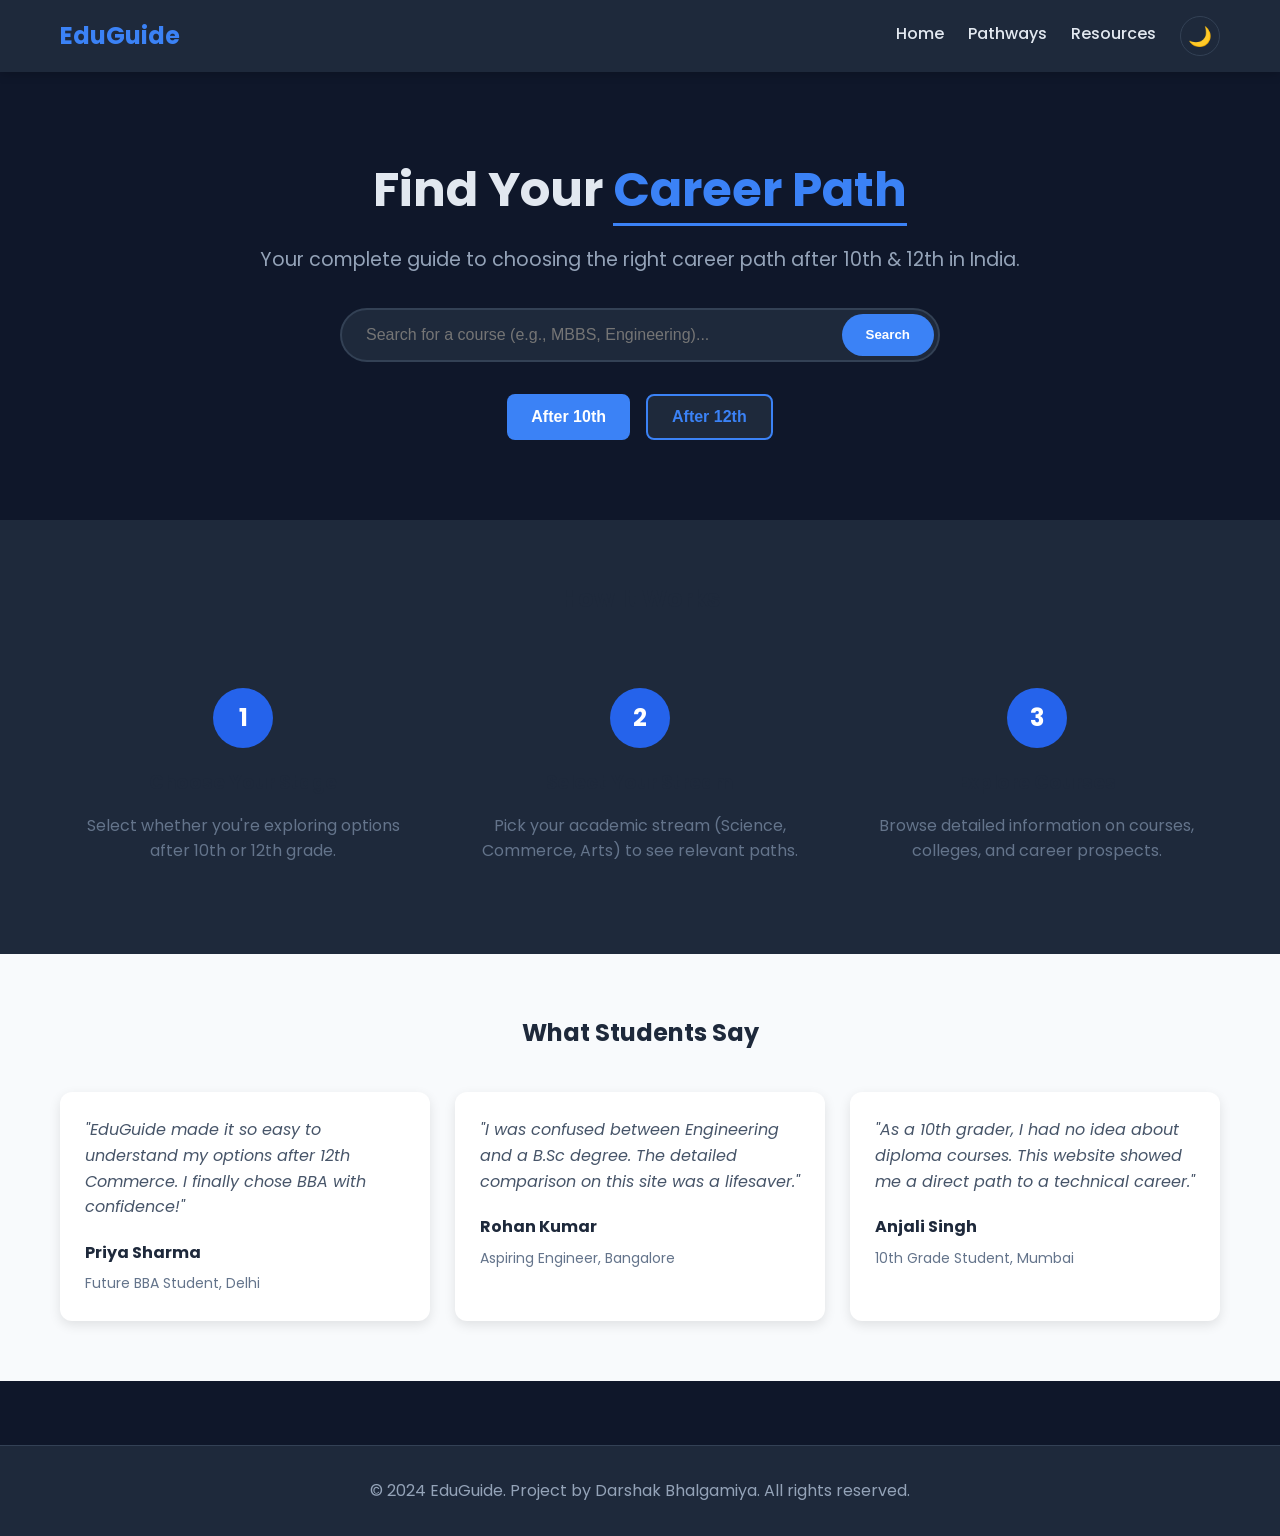
<file: index.html>
<!DOCTYPE html>
<html lang="en">
<head>
    <meta charset="UTF-8">
    <meta name="viewport" content="width=device-width, initial-scale=1.0">
    <title>EduGuide - Your Path to Success</title>
    <link rel="stylesheet" href="styles.css">
    <link rel="stylesheet" href="additional-styles.css">
</head>
<body>

    <header class="main-header">
        <div class="container">
            <a href="index.html" class="logo">EduGuide</a>
            <nav class="nav-menu">
                <a href="index.html">Home</a>
                <a href="pathways.html">Pathways</a>
                <a href="resources.html">Resources</a>
                <button class="theme-toggle" onclick="toggleTheme()" title="Toggle Theme">🌙</button>
            </nav>
        </div>
    </header>

    <main>
        <section class="hero">
            <div class="container">
                <h1>Find Your <span id="typingText"></span></h1>
                <p>Your complete guide to choosing the right career path after 10th & 12th in India.</p>
                
                <div class="search-wrapper">
                    <input type="text" id="searchInput" placeholder="Search for a course (e.g., MBBS, Engineering)...">
                    <button id="searchBtn">Search</button>
                    <!-- Search suggestions will appear here -->
                </div>

                <div class="pathway-buttons">
                    <button class="btn btn-primary" onclick="navigateToPathways('10th')">After 10th</button>
                    <button class="btn btn-secondary" onclick="navigateToPathways('12th')">After 12th</button>
                </div>
            </div>
        </section>

        <section class="how-it-works">
            <div class="container">
                <h2>How It Works</h2>
                <div class="steps-grid">
                    <div class="step-card">
                        <div class="step-number">1</div>
                        <h3>Choose Your Stage</h3>
                        <p>Select whether you're exploring options after 10th or 12th grade.</p>
                    </div>
                    <div class="step-card">
                        <div class="step-number">2</div>
                        <h3>Select Your Stream</h3>
                        <p>Pick your academic stream (Science, Commerce, Arts) to see relevant paths.</p>
                    </div>
                    <div class="step-card">
                        <div class="step-number">3</div>
                        <h3>Explore Courses</h3>
                        <p>Browse detailed information on courses, colleges, and career prospects.</p>
                    </div>
                </div>
            </div>
        </section>

        <section class="testimonials">
            <div class="container">
                <h2>What Students Say</h2>
                <div class="testimonials-grid">
                    <div class="testimonial-card">
                        <p>"EduGuide made it so easy to understand my options after 12th Commerce. I finally chose BBA with confidence!"</p>
                        <div class="student-info">
                            <strong>Priya Sharma</strong>
                            <span>Future BBA Student, Delhi</span>
                        </div>
                    </div>
                    <div class="testimonial-card">
                        <p>"I was confused between Engineering and a B.Sc degree. The detailed comparison on this site was a lifesaver."</p>
                        <div class="student-info">
                            <strong>Rohan Kumar</strong>
                            <span>Aspiring Engineer, Bangalore</span>
                        </div>
                    </div>
                    <div class="testimonial-card">
                        <p>"As a 10th grader, I had no idea about diploma courses. This website showed me a direct path to a technical career."</p>
                        <div class="student-info">
                            <strong>Anjali Singh</strong>
                            <span>10th Grade Student, Mumbai</span>
                        </div>
                    </div>
                </div>
            </div>
        </section>
    </main>

    <footer class="main-footer">
        <div class="container">
            <p>&copy; 2024 EduGuide. Project by Darshak Bhalgamiya. All rights reserved.</p>
        </div>
    </footer>

    <script src="main.js"></script>
</body>
</html>
</file>
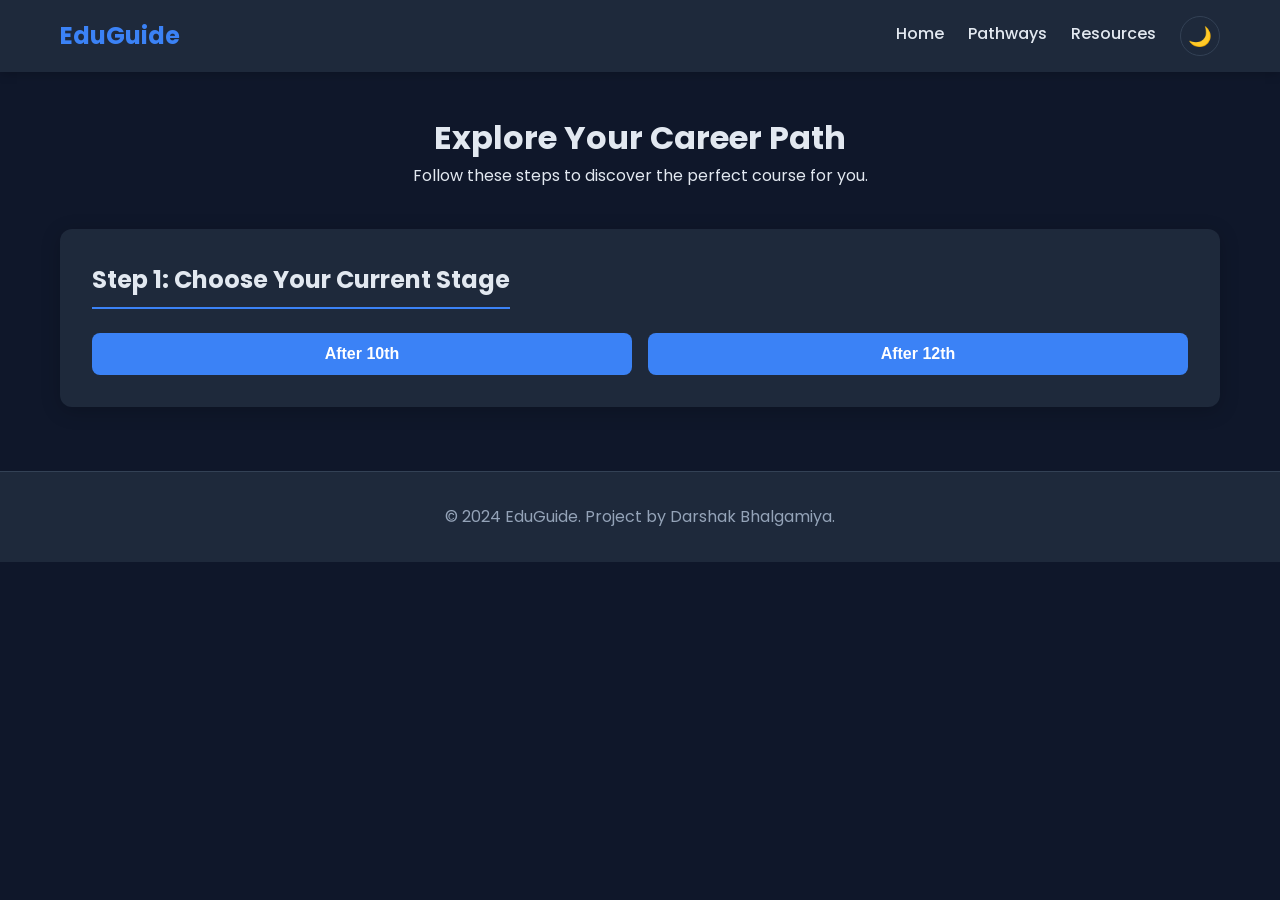
<file: pathways.html>
<!DOCTYPE html>
<html lang="en">
<head>
    <meta charset="UTF-8">
    <meta name="viewport" content="width=device-width, initial-scale=1.0">
    <title>Career Pathways - EduGuide</title>
    <link rel="stylesheet" href="styles.css">
    <link rel="stylesheet" href="additional-styles.css">
</head>
<body>

    <header class="main-header">
        <div class="container">
            <a href="index.html" class="logo">EduGuide</a>
            <nav class="nav-menu">
                <a href="index.html">Home</a>
                <a href="pathways.html">Pathways</a>
                <a href="resources.html">Resources</a>
                <button class="theme-toggle" onclick="toggleTheme()" title="Toggle Theme">🌙</button>
            </nav>
        </div>
    </header>

    <main class="container">
        <div class="pathway-header">
            <h1>Explore Your Career Path</h1>
            <p>Follow these steps to discover the perfect course for you.</p>
        </div>

        <div class="pathway-steps">
            <!-- Step 1: Stage Selection -->
            <section id="stageSelection" class="step-section">
                <h2>Step 1: Choose Your Current Stage</h2>
                <div class="btn-group">
                    <button class="btn btn-primary btn-stage" data-stage="10th">After 10th</button>
                    <button class="btn btn-primary btn-stage" data-stage="12th">After 12th</button>
                </div>
            </section>

            <!-- Step 2: Stream Selection -->
            <section id="streamSelection" class="step-section hidden">
                <h2>Step 2: Select Your Stream</h2>
                <div id="streamCards" class="stream-cards"></div>
            </section>

            <!-- Step 3: Sub-branch Selection -->
            <section id="subBranchSelection" class="step-section hidden">
                <h2>Step 3: Choose Your Specialization</h2>
                <div id="subBranchCards" class="stream-cards">
                    <!-- Sub-branch cards will be dynamically inserted here -->
                </div>
            </section>

            <!-- Step 4: Course Grid -->
            <section id="courseGrid" class="step-section hidden">
                <h2>Available Courses</h2>
                <div class="filters-container">
                    <input type="text" id="courseSearch" class="filter-input" placeholder="Filter courses by name...">
                    <select id="durationFilter" class="filter-select">
                        <option value="">All Durations</option>
                        <option value="1-2">1-2 years</option>
                        <option value="3">3 years</option>
                        <option value="4">4 years</option>
                        <option value="5">5+ years</option>
                    </select>
                    <button class="btn btn-secondary" id="filterBtn">Apply Filters</button>
                </div>
                <div id="coursesContainer" class="courses-grid">
                    <!-- Course cards will be dynamically inserted here -->
                </div>
            </section>

            <!-- Saved Courses -->
            <section id="savedCourses" class="step-section hidden">
                <h2>Your Saved Courses</h2>
                <div id="savedCoursesContainer" class="courses-grid">
                    <!-- Saved course cards will be inserted here -->
                </div>
            </section>
        </div>
    </main>

    <!-- Course Details Modal -->
    <div id="courseModal" class="modal hidden">
        <div class="modal-content">
            <button class="close-modal">&times;</button>
            <div id="modalContent"></div>
        </div>
    </div>

    <!-- College Finder Modal -->
    <div id="collegeModal" class="modal hidden">
        <div class="modal-content">
            <button class="close-modal">&times;</button>
            <h3>Find Nearest Colleges</h3>
            <input type="text" id="cityInput" placeholder="Enter your city or pincode">
            <button id="findColleges" class="btn btn-primary">Find</button>
            <div id="nearestColleges"></div>
        </div>
    </div>

    <footer class="main-footer">
        <p>&copy; 2024 EduGuide. Project by Darshak Bhalgamiya.</p>
    </footer>

    <script src="main.js"></script>
</body>
</html>
</file>
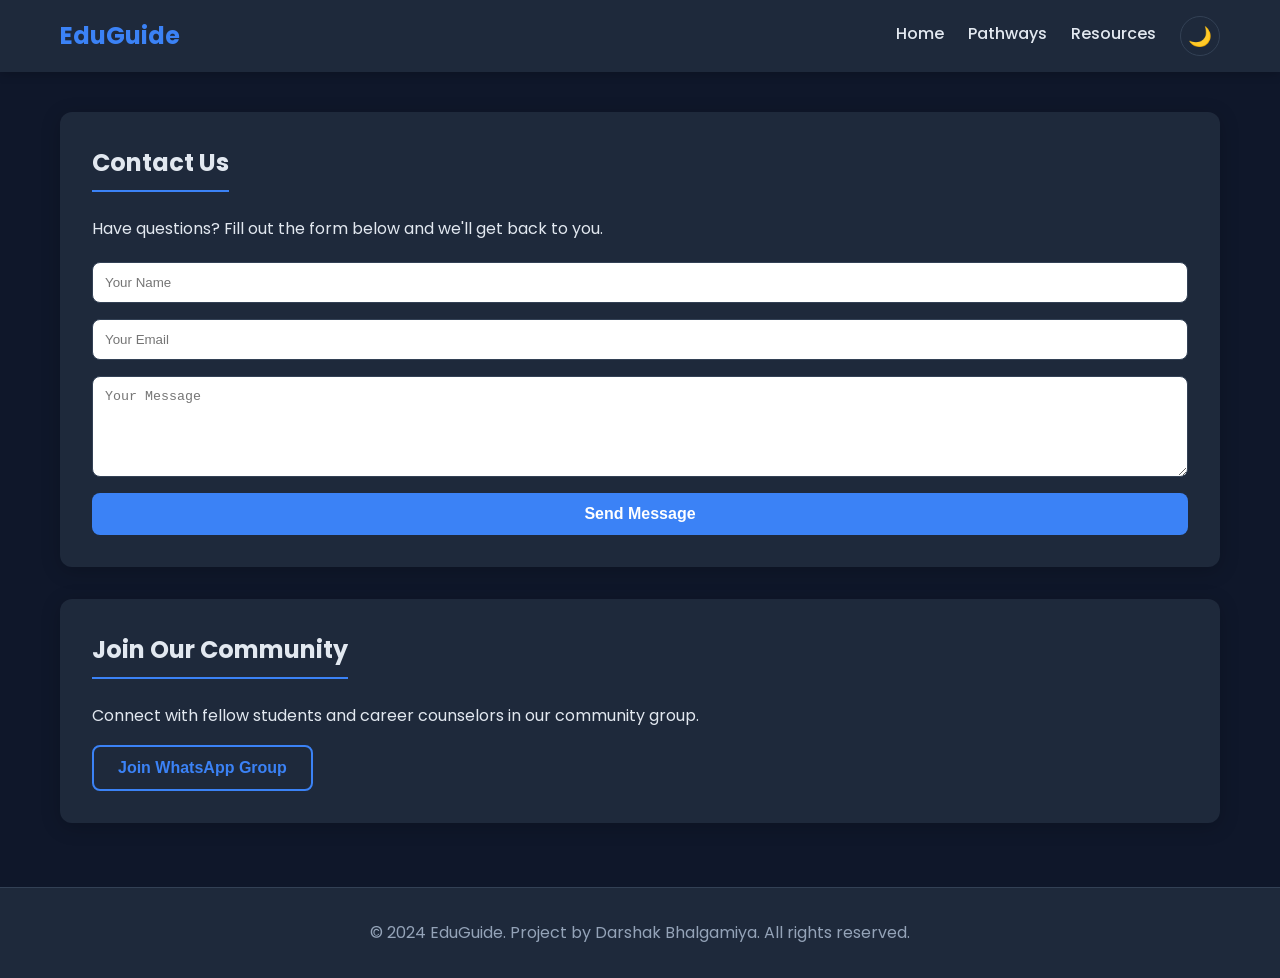
<file: resources.html>
<!DOCTYPE html>
<html lang="en">
<head>
    <meta charset="UTF-8">
    <meta name="viewport" content="width=device-width, initial-scale=1.0">
    <title>Resources - EduGuide</title>
    <link rel="stylesheet" href="styles.css">
    <link rel="stylesheet" href="additional-styles.css">
</head>
<body>

    <header class="main-header">
        <div class="container">
            <a href="index.html" class="logo">EduGuide</a>
            <nav class="nav-menu">
                <a href="index.html">Home</a>
                <a href="pathways.html">Pathways</a>
                <a href="resources.html">Resources</a>
                <button class="theme-toggle" onclick="toggleTheme()" title="Toggle Theme">🌙</button>
            </nav>
        </div>
    </header>

    <main class="container" style="padding-top: 40px;">
        <section class="step-section">
            <h2>Contact Us</h2>
            <p>Have questions? Fill out the form below and we'll get back to you.</p>
            <form id="contactForm" style="margin-top: 20px; display: flex; flex-direction: column; gap: 1rem;">
                <input type="text" name="name" placeholder="Your Name" required style="padding: 0.75rem; border-radius: 8px; border: 1px solid var(--border-color);">
                <input type="email" name="email" placeholder="Your Email" required style="padding: 0.75rem; border-radius: 8px; border: 1px solid var(--border-color);">
                <textarea name="message" rows="5" placeholder="Your Message" required style="padding: 0.75rem; border-radius: 8px; border: 1px solid var(--border-color);"></textarea>
                <button type="submit" class="btn btn-primary">Send Message</button>
            </form>
        </section>

        <section class="step-section" style="margin-top: 2rem;">
            <h2>Join Our Community</h2>
            <p>Connect with fellow students and career counselors in our community group.</p>
            <button class="btn btn-secondary" onclick="joinCommunity()" style="margin-top: 1rem;">Join WhatsApp Group</button>
        </section>
    </main>

    <footer class="main-footer">
        <div class="container">
            <p>&copy; 2024 EduGuide. Project by Darshak Bhalgamiya. All rights reserved.</p>
        </div>
    </footer>

    <script src="main.js"></script>
</body>
</html>
</file>
<file: styles.css>
@import url('https://fonts.googleapis.com/css2?family=Poppins:wght@300;400;500;600;700&display=swap');

/* --- CSS Variables for Theming (Dark Mode) --- */
:root {
    --primary-color: #3b82f6;
    --primary-hover: #60a5fa;
    --background-color: #0f172a;
    --surface-color: #1e293b;
    --text-color: #e2e8f0;
    --muted-text-color: #94a3b8;
    --border-color: #334155;
    --shadow-color: rgba(0, 0, 0, 0.2);
    --font-family: 'Poppins', sans-serif;
}

/* --- Modern CSS Reset & Base Styles --- */
*, *::before, *::after {
    box-sizing: border-box;
    margin: 0;
    padding: 0;
}

body {
    font-family: var(--font-family);
    background-color: var(--background-color);
    color: var(--text-color);
    line-height: 1.6;
    transition: background-color 0.3s, color 0.3s;
}

/* --- Layout & Container --- */
.container {
    max-width: 1200px;
    margin: 0 auto;
    padding: 0 20px;
}

/* --- Header & Navigation --- */
.main-header {
    background-color: var(--surface-color);
    box-shadow: 0 2px 10px var(--shadow-color);
    padding: 1rem 0;
    position: sticky;
    top: 0;
    z-index: 1000;
    transition: background-color 0.3s;
}

.main-header .container {
    display: flex;
    justify-content: space-between;
    align-items: center;
}

.logo {
    font-size: 1.5rem;
    font-weight: 700;
    color: var(--primary-color);
    text-decoration: none;
}

.nav-menu {
    display: flex;
    align-items: center;
    gap: 1.5rem;
}

.nav-menu a {
    text-decoration: none;
    color: var(--text-color);
    font-weight: 500;
    position: relative;
    padding-bottom: 5px;
}

.nav-menu a::after {
    content: '';
    position: absolute;
    bottom: 0;
    left: 0;
    width: 0;
    height: 2px;
    background-color: var(--primary-color);
    transition: width 0.3s ease;
}

.nav-menu a:hover::after {
    width: 100%;
}

.theme-toggle {
    background: none;
    border: 1px solid var(--border-color);
    border-radius: 50%;
    width: 40px;
    height: 40px;
    cursor: pointer;
    font-size: 1.2rem;
    display: flex;
    align-items: center;
    justify-content: center;
    transition: all 0.3s ease;
}

.theme-toggle:hover {
    background-color: var(--primary-color);
    color: white;
    border-color: var(--primary-color);
}

/* --- Hero Section (Home Page) --- */
.hero {
    text-align: center;
    padding: 80px 20px;
}

.hero h1 {
    font-size: 3rem;
    margin-bottom: 1rem;
}

.hero #typingText {
    color: var(--primary-color);
    border-bottom: 3px solid var(--primary-color);
}

.hero p {
    font-size: 1.2rem;
    color: var(--muted-text-color);
    margin-bottom: 2rem;
}

.search-wrapper {
    position: relative;
    max-width: 600px;
    margin: 0 auto 2rem;
}

#searchInput {
    width: 100%;
    padding: 1rem 4rem 1rem 1.5rem;
    font-size: 1rem;
    border-radius: 50px;
    border: 2px solid var(--border-color);
    background-color: var(--surface-color);
    color: var(--text-color);
    transition: all 0.3s ease;
}

#searchInput:focus {
    outline: none;
    border-color: var(--primary-color);
    box-shadow: 0 0 0 4px rgba(37, 99, 235, 0.2);
}

#searchBtn {
    position: absolute;
    right: 6px;
    top: 6px;
    bottom: 6px;
    padding: 0 1.5rem;
    border-radius: 50px;
    background-color: var(--primary-color);
    color: white;
    border: none;
    cursor: pointer;
    font-weight: 600;
    transition: background-color 0.3s ease;
}

#searchBtn:hover {
    background-color: var(--primary-hover);
}

.pathway-buttons {
    display: flex;
    justify-content: center;
    gap: 1rem;
}

/* --- General Button Styles --- */
.btn {
    padding: 0.75rem 1.5rem;
    border-radius: 8px;
    border: none;
    cursor: pointer;
    font-weight: 600;
    font-size: 1rem;
    transition: all 0.3s ease;
    text-decoration: none;
    display: inline-block;
}

.btn-primary {
    background-color: var(--primary-color);
    color: white;
}

.btn-primary:hover {
    background-color: var(--primary-hover);
    transform: translateY(-2px);
    box-shadow: 0 4px 15px rgba(37, 99, 235, 0.3);
}

.btn-secondary {
    background-color: var(--surface-color);
    color: var(--primary-color);
    border: 2px solid var(--primary-color);
}

.btn-secondary:hover {
    background-color: var(--primary-color);
    color: white;
}

/* --- Pathways Page Styles --- */
.pathway-header {
    text-align: center;
    padding: 40px 0;
}

.pathway-steps {
    display: flex;
    flex-direction: column;
    gap: 3rem;
}

.step-section {
    background-color: var(--surface-color);
    padding: 2rem;
    border-radius: 12px;
    box-shadow: 0 4px 20px var(--shadow-color);
}

.step-section h2 {
    margin-bottom: 1.5rem;
    border-bottom: 2px solid var(--primary-color);
    padding-bottom: 0.5rem;
    display: inline-block;
}

.btn-group {
    display: flex;
    gap: 1rem;
    flex-wrap: wrap;
}

.btn-stage {
    flex-grow: 1;
}

.btn-stage.active {
    background-color: var(--primary-hover);
    color: white;
    transform: scale(1.05);
}

.stream-cards {
    display: grid;
    grid-template-columns: repeat(auto-fit, minmax(250px, 1fr));
    gap: 1.5rem;
}

.stream-card {
    background-color: var(--background-color);
    border: 2px solid var(--border-color);
    border-radius: 12px;
    padding: 1.5rem;
    text-align: center;
    cursor: pointer;
    transition: all 0.3s ease;
}

.stream-card:hover {
    transform: translateY(-5px);
    border-color: var(--primary-color);
    box-shadow: 0 8px 25px var(--shadow-color);
}

.stream-card.active {
    background-color: var(--primary-color);
    color: white;
    border-color: var(--primary-hover);
}

.stream-card.active .stream-icon,
.stream-card.active p {
    color: #dbeafe;
}

.stream-icon {
    font-size: 2.5rem;
    margin-bottom: 1rem;
}

/* --- Course Card Animation --- */
.course-card {
    opacity: 0;
    transform: translateY(20px);
}

.course-card.fade-in {
    opacity: 1;
    transform: translateY(0);
    transition: opacity 0.5s ease, transform 0.5s ease;
    transition-delay: calc(var(--delay-index, 0) * 80ms);
}

/* --- Footer --- */
.main-footer {
    background-color: var(--surface-color);
    text-align: center;
    padding: 2rem 0;
    margin-top: 4rem;
    border-top: 1px solid var(--border-color);
    color: var(--muted-text-color);
}

/* --- Hidden Class --- */
.hidden {
    display: none !important;
}
</file>
<file: additional-styles.css>
/* Additional Styles for New Sections */

.popular-courses {
    padding: 60px 0;
    background: var(--background-color);
}

.popular-courses h2 {
    text-align: center;
    margin-bottom: 40px;
    color: #1e293b;
}

.courses-grid {
    display: grid;
    grid-template-columns: repeat(auto-fit, minmax(280px, 1fr));
    gap: 20px;
    margin-top: 30px;
}

.course-card {
    background: var(--surface-color);
    padding: 25px;
    border-radius: 12px;
    text-align: center;
    box-shadow: 0 4px 12px var(--shadow-color);
    transition: transform 0.3s ease;
    display: flex; flex-direction: column; justify-content: space-between;
    border: 1px solid var(--border-color);
}

.course-card:hover {
    transform: translateY(-5px);
}

.course-icon {
    font-size: 40px;
    margin-bottom: 15px;
}

.course-card-content {
    display: flex;
    flex-direction: column;
    gap: 0.75rem;
    text-align: left;
}

.course-card.detailed-card {
    padding: 30px;
}

.course-card.detailed-card p,
.course-card.detailed-card .course-meta,
.course-card.detailed-card .course-extra-details p {
    color: #475569;
}

.course-card.detailed-card .course-extra-details {
    background: #f8fafc;
    border-radius: 10px;
    padding: 16px;
}

.course-card h3 {
    color: var(--text-color);
    margin-bottom: 10px;
}

.course-card p {
    color: var(--muted-text-color);
    margin-bottom: 15px;
    flex-grow: 1;
}

.course-meta {
    margin-bottom: 15px;
}

.course-tag {
    background: #2563eb;
    color: white;
    padding: 4px 12px;
    border-radius: 20px;
    font-size: 12px;
    font-weight: 600;
    display: inline-block;
    margin-top: 5px;
    border: 1px solid transparent;
}

.how-it-works {
    padding: 60px 0;
    background: var(--surface-color);
}

.how-it-works h2 {
    text-align: center;
    margin-bottom: 40px;
    color: #1e293b;
}

.steps-grid {
    display: grid;
    grid-template-columns: repeat(auto-fit, minmax(250px, 1fr));
    gap: 30px;
    margin-top: 30px;
}

.step-card {
    text-align: center;
    padding: 30px 20px;
}

.step-number {
    width: 60px;
    height: 60px;
    background: #2563eb;
    color: white;
    border-radius: 50%;
    display: flex;
    align-items: center;
    justify-content: center;
    font-size: 24px;
    font-weight: bold;
    margin: 0 auto 20px;
}

.step-card h3 {
    color: #1e293b;
    margin-bottom: 15px;
}

.step-card p {
    color: #64748b;
    line-height: 1.6;
}

.testimonials {
    padding: 60px 0;
    background: #f8fafc;
}

.testimonials h2 {
    text-align: center;
    margin-bottom: 40px;
    color: #1e293b;
}

.testimonials-grid {
    display: grid;
    grid-template-columns: repeat(auto-fit, minmax(300px, 1fr));
    gap: 25px;
    margin-top: 30px;
}

.testimonial-card {
    background: white;
    padding: 25px;
    border-radius: 12px;
    box-shadow: 0 4px 12px rgba(0,0,0,0.1);
}

.testimonial-card p {
    color: #475569;
    font-style: italic;
    margin-bottom: 20px;
    line-height: 1.6;
}

.student-info strong {
    color: #1e293b;
    display: block;
    margin-bottom: 5px;
}

.student-info span {
    color: #64748b;
    font-size: 14px;
}

@media (max-width: 768px) {
    .courses-grid,
    .steps-grid,
    .testimonials-grid {
        grid-template-columns: 1fr;
        gap: 20px;
    }
    
    .popular-courses,
    .how-it-works,
    .testimonials {
        padding: 40px 0;
    }
}

/* --- Modal Styles --- */
.modal {
    position: fixed;
    top: 0;
    left: 0;
    width: 100%;
    height: 100%;
    background-color: rgba(0, 0, 0, 0.7);
    display: flex;
    justify-content: center;
    align-items: center;
    z-index: 10000;
    animation: fadeIn 0.3s ease-out;
}

.modal-content {
    background-color: var(--surface-color);
    border-radius: 12px;
    padding: 2rem;
    max-width: 800px;
    max-height: 90vh;
    overflow-y: auto;
    position: relative;
    box-shadow: 0 20px 40px rgba(0, 0, 0, 0.3);
    animation: slideIn 0.3s ease-out;
    border: 1px solid var(--border-color);
}

.close-modal {
    position: absolute;
    top: 1rem;
    right: 1rem;
    background: none;
    border: none;
    font-size: 1.5rem;
    cursor: pointer;
    color: var(--muted-text-color);
    padding: 0.5rem;
    border-radius: 50%;
    transition: all 0.3s ease;
}

.close-modal:hover {
    background-color: var(--background-color);
    color: var(--text-color);
}

@keyframes fadeIn {
    from { opacity: 0; }
    to { opacity: 1; }
}

@keyframes slideIn {
    from { transform: translateY(-50px); opacity: 0; }
    to { transform: translateY(0); opacity: 1; }
}

/* --- Modal Enhancements --- */
.modal-content {
    max-width: 800px;
}

.modal-tag {
    background-color: var(--primary-hover);
    border: none;
    margin-bottom: 1rem;
}

.course-details {
    display: grid;
    grid-template-columns: 1fr 1fr;
    gap: 1.5rem;
    text-align: left;
}

.college-section {
    grid-column: span 2;
}

.detail-section {
    background-color: var(--background-color);
    padding: 1rem;
    border-radius: 8px;
    border-left: 3px solid var(--primary-color);
}

.detail-section h4 {
    margin-bottom: 0.75rem;
    color: var(--primary-color);
}

.detail-section p {
    margin-bottom: 0.5rem;
}

.video-section {
    grid-column: span 2;
}

.career-tags {
    display: flex;
    flex-wrap: wrap;
    gap: 0.5rem;
}

.career-tags .career-tag {
    background-color: var(--background-color);
    color: var(--muted-text-color);
    border: 1px solid var(--border-color);
    font-weight: 500;
}

.recruiter-list {
    color: var(--muted-text-color);
    font-size: 0.9rem;
}

.reference-links {
    display: flex;
    gap: 0.5rem;
    flex-wrap: wrap;
}

/* College Table Styles */
.college-table {
    display: flex;
    flex-direction: column;
    gap: 0.5rem;
    font-size: 0.9rem;
}
.college-table-header, .college-table-row {
    display: grid;
    grid-template-columns: 2fr 1fr 1fr;
    gap: 1rem;
    padding: 0.5rem;
    border-radius: 4px;
}
.college-table-header {
    font-weight: 600;
    color: var(--muted-text-color);
    border-bottom: 2px solid var(--border-color);
}
.college-table-row {
    background-color: var(--surface-color);
}

/* --- Filter Styles --- */
.filters-container {
    display: flex;
    gap: 1rem;
    margin-bottom: 2rem;
    background-color: var(--background-color);
    padding: 1rem;
    border-radius: 8px;
}

.filter-input, .filter-select {
    padding: 0.75rem;
    border: 1px solid var(--border-color);
    border-radius: 8px;
    font-family: var(--font-family);
    font-size: 1rem;
    background-color: var(--surface-color);
    color: var(--text-color);
}

.filter-input {
    flex-grow: 1;
}

@media (max-width: 768px) {
    .course-details {
        grid-template-columns: 1fr;
    }
    .video-section, .college-section {
        grid-column: auto;
    }
}
</file>
